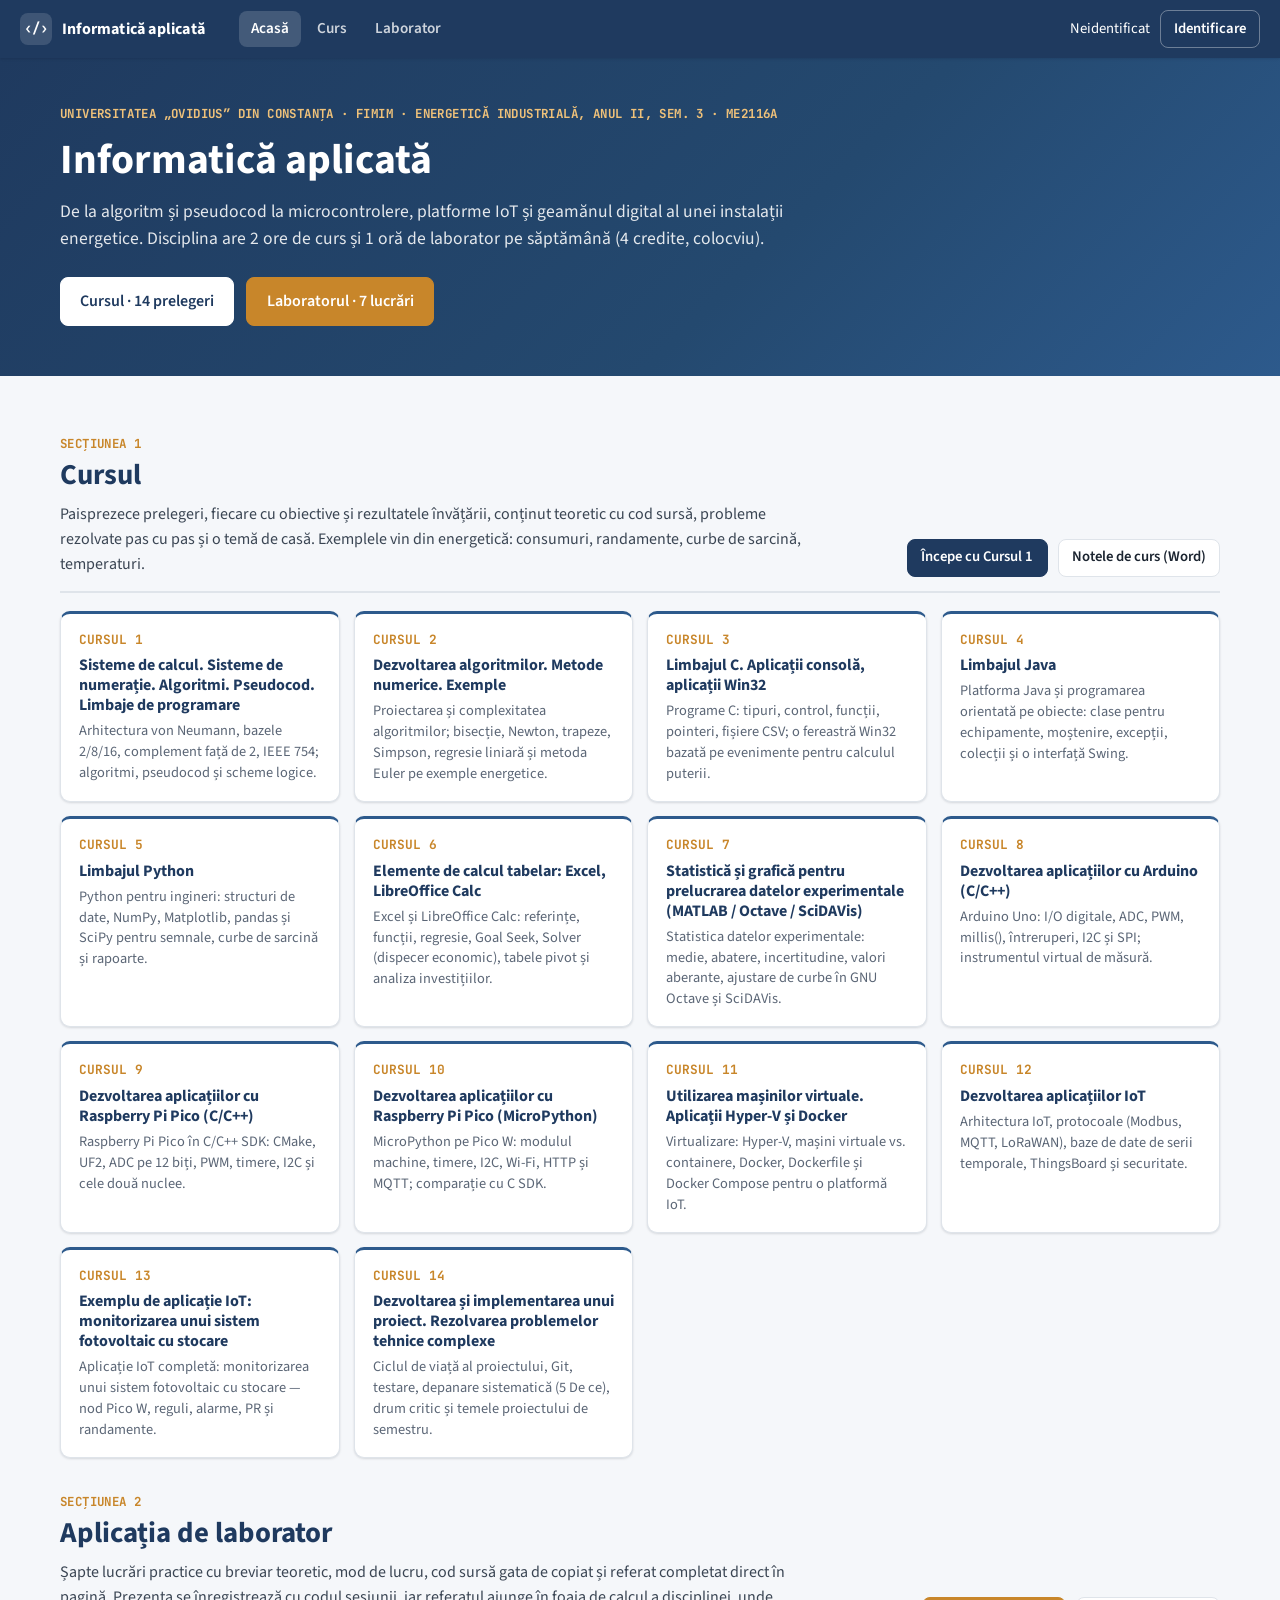
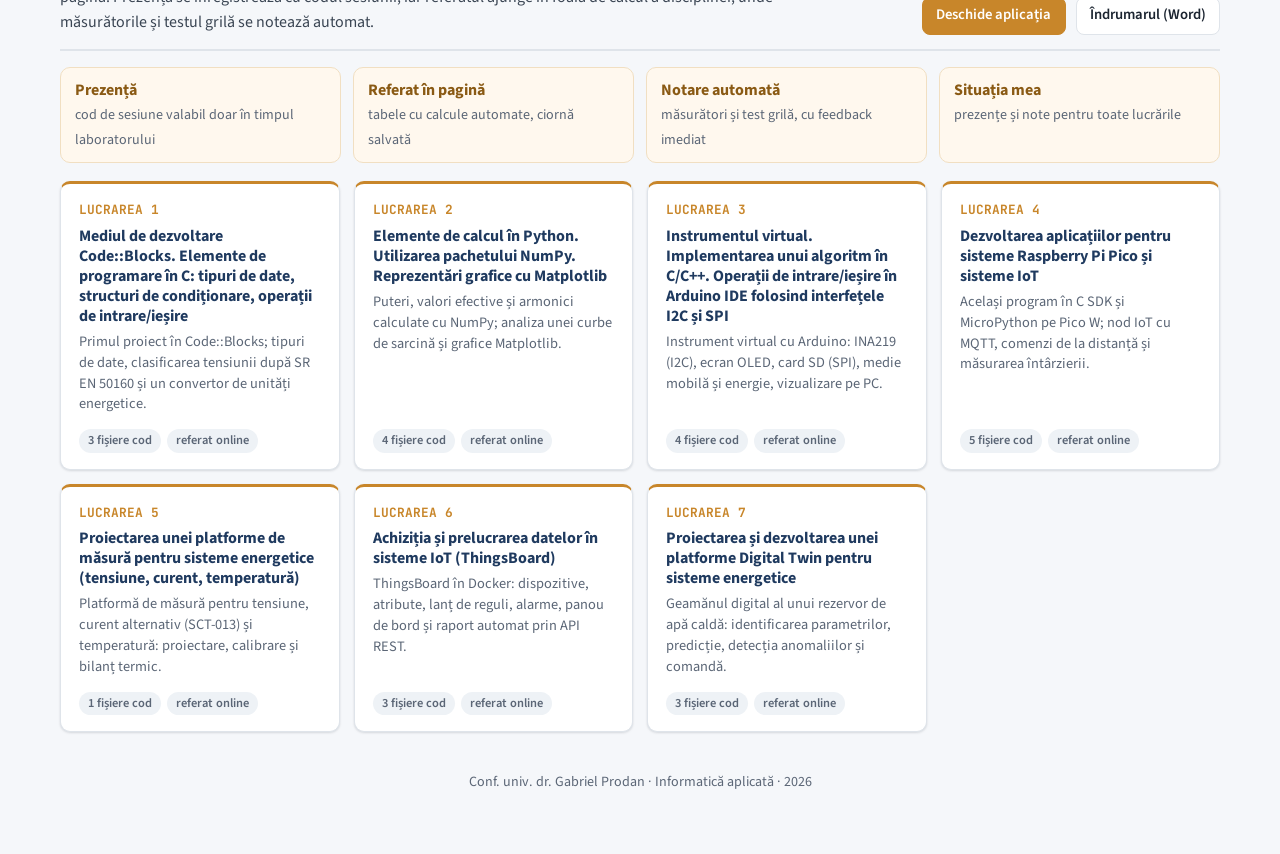
<file: index.html>
<!DOCTYPE html>
<html lang="ro">
<head>
<meta charset="utf-8">
<meta name="viewport" content="width=device-width, initial-scale=1">
<title>Informatică aplicată – Energetică Industrială</title>
<link rel="preconnect" href="https://fonts.googleapis.com">
<link href="https://fonts.googleapis.com/css2?family=Source+Sans+3:wght@400;600;700&family=JetBrains+Mono:wght@400;700&display=swap" rel="stylesheet">
<link rel="stylesheet" href="assets/style.css">
</head>
<body>
<div class="topbar"><div class="in">
  <a class="logo" href="index.html"><span>‹/›</span> Informatică aplicată</a>
  <nav class="nav"><a href="index.html" class="on">Acasă</a><a href="curs.html">Curs</a><a href="laborator.html">Laborator</a></nav>
  <div class="sp"></div><div class="who" id="who"></div>
</div></div>

<header class="entry-hero"><div class="in">
  <div class="kicker">Universitatea „Ovidius” din Constanța · FIMIM · Energetică Industrială, anul II, sem. 3 · ME2116a</div>
  <h1>Informatică aplicată</h1>
  <p>De la algoritm și pseudocod la microcontrolere, platforme IoT și geamănul digital al unei instalații energetice. Disciplina are 2 ore de curs și 1 oră de laborator pe săptămână (4 credite, colocviu).</p>
  <div class="jump"><a class="btn primary" href="#curs">Cursul · 14 prelegeri</a><a class="btn accent" href="#laborator">Laboratorul · 7 lucrări</a></div>
</div></header>

<main class="wrap entry">
  <section id="curs" class="entry-sec">
    <div class="entry-head">
      <div>
        <div class="kicker">Secțiunea 1</div>
        <h2>Cursul</h2>
        <p>Paisprezece prelegeri, fiecare cu obiective și rezultatele învățării, conținut teoretic cu cod sursă, probleme rezolvate pas cu pas și o temă de casă. Exemplele vin din energetică: consumuri, randamente, curbe de sarcină, temperaturi.</p>
      </div>
      <div class="entry-actions">
        <a class="btn primary" href="curs.html?id=1">Începe cu Cursul 1</a>
        <a class="btn" href="docs/Informatica_aplicata_Note_de_curs.docx" download>Notele de curs (Word)</a>
      </div>
    </div>
    <div class="modules" id="m-curs"></div>
  </section>

  <section id="laborator" class="entry-sec">
    <div class="entry-head">
      <div>
        <div class="kicker">Secțiunea 2</div>
        <h2>Aplicația de laborator</h2>
        <p>Șapte lucrări practice cu breviar teoretic, mod de lucru, cod sursă gata de copiat și referat completat direct în pagină. Prezența se înregistrează cu codul sesiunii, iar referatul ajunge în foaia de calcul a disciplinei, unde măsurătorile și testul grilă se notează automat.</p>
      </div>
      <div class="entry-actions">
        <a class="btn accent" href="laborator.html">Deschide aplicația</a>
        <a class="btn" href="docs/Informatica_aplicata_Indrumar_de_laborator.docx" download>Îndrumarul (Word)</a>
      </div>
    </div>
    <div class="features">
      <div><b>Prezență</b><span>cod de sesiune valabil doar în timpul laboratorului</span></div>
      <div><b>Referat în pagină</b><span>tabele cu calcule automate, ciornă salvată</span></div>
      <div><b>Notare automată</b><span>măsurători și test grilă, cu feedback imediat</span></div>
      <div><b>Situația mea</b><span>prezențe și note pentru toate lucrările</span></div>
    </div>
    <div class="modules" id="m-lab"></div>
  </section>

  <footer class="entry-foot muted" id="foot"></footer>
</main>

<script src="config.js"></script>
<script src="assets/descrieri.js"></script>
<script src="assets/curs.js"></script>
<script src="assets/content.js"></script>
<script src="assets/specs.js"></script>
<script src="assets/app.js"></script>
<script>
function card(href, tag, titlu, desc, extra) {
  return '<a class="card module" href="' + href + '"><div class="num">' + tag + "</div><h3>" + APP.esc(titlu) + "</h3><p>" + APP.esc(desc) + "</p>" + (extra || "") + "</a>";
}
document.getElementById("m-curs").innerHTML = CURSURI.map(function (c) {
  return card("curs.html?id=" + c.id, "CURSUL " + c.id, c.titlu, DESCRIERI.curs[c.id] || "");
}).join("");
document.getElementById("m-lab").innerHTML = LABS.map(function (l) {
  return card("lucrare.html?id=" + l.id, "LUCRAREA " + l.id, l.titlu, DESCRIERI.lab[l.id] || "",
    '<div class="badges"><span class="badge">' + l.cod.length + " fișiere cod</span><span class=\"badge\">referat online</span></div>");
}).join("");
document.getElementById("foot").textContent = APP.CFG.CADRU_DIDACTIC + " · " + APP.CFG.DISCIPLINA + " · " + new Date().getFullYear();
</script>
</body>
</html>
</file>
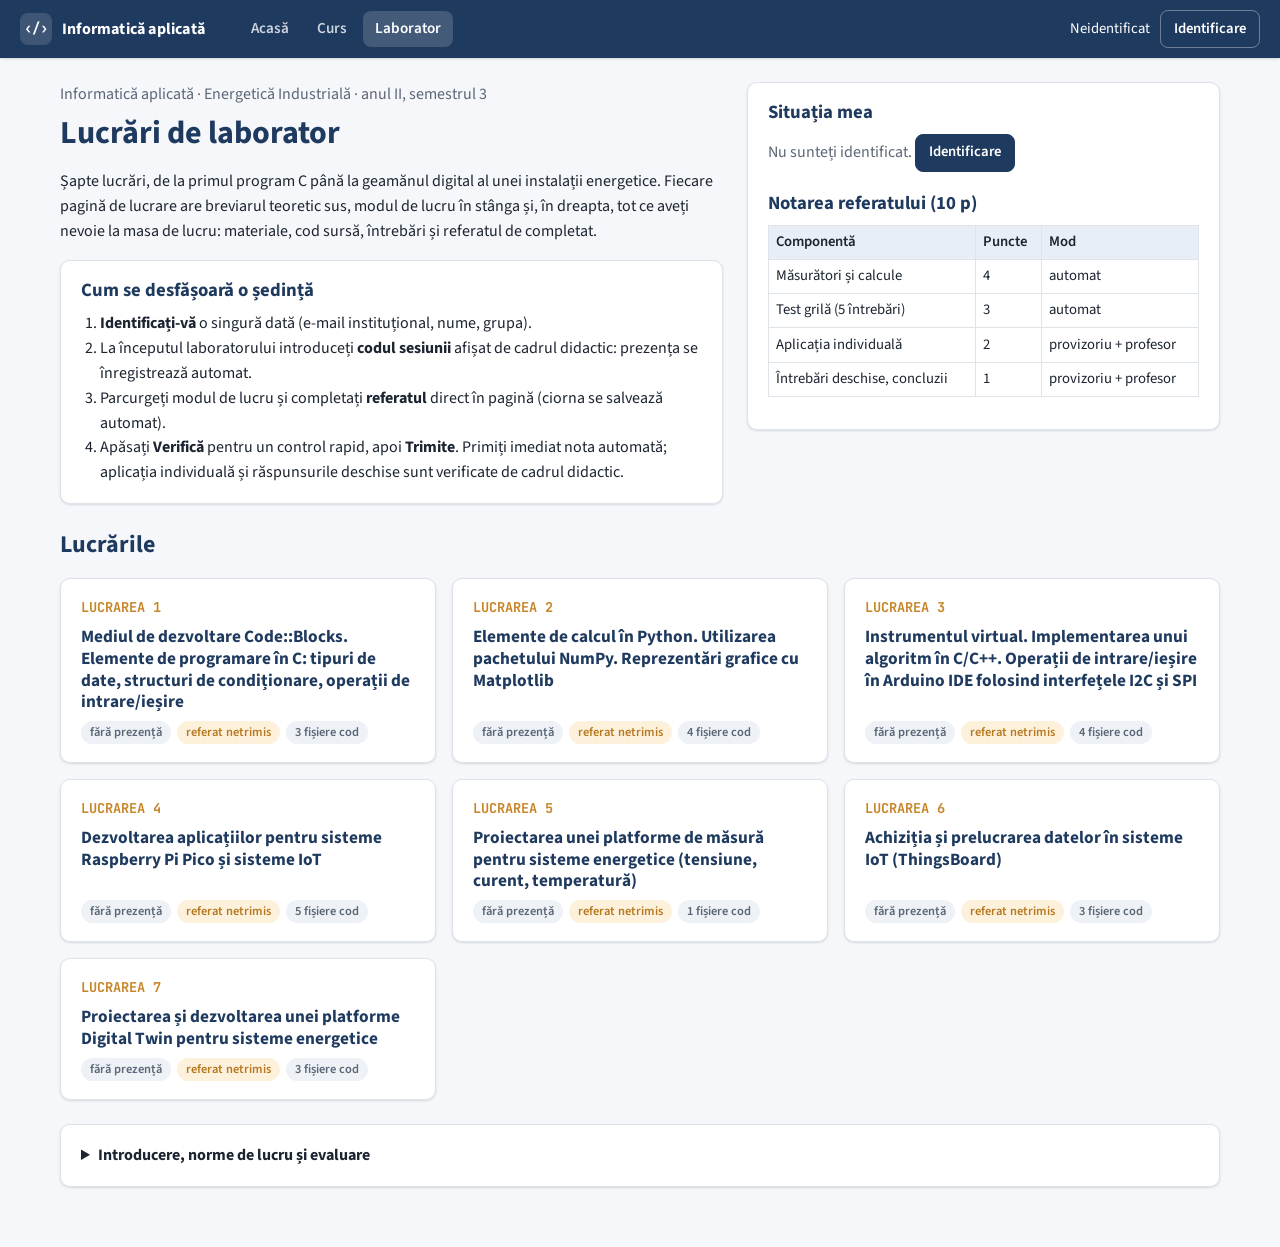
<file: laborator.html>
<!DOCTYPE html>
<html lang="ro">
<head>
<meta charset="utf-8">
<meta name="viewport" content="width=device-width, initial-scale=1">
<title>Informatică aplicată – Laborator</title>
<link rel="preconnect" href="https://fonts.googleapis.com">
<link href="https://fonts.googleapis.com/css2?family=Source+Sans+3:wght@400;600;700&family=JetBrains+Mono:wght@400;700&display=swap" rel="stylesheet">
<link rel="stylesheet" href="assets/style.css">
</head>
<body>
<div class="topbar"><div class="in">
  <a class="logo" href="index.html"><span>‹/›</span> Informatică aplicată</a>
  <nav class="nav"><a href="index.html">Acasă</a><a href="curs.html">Curs</a><a href="laborator.html" class="on">Laborator</a></nav>
  <div class="sp"></div><div class="who" id="who"></div>
</div></div>

<main class="wrap">
  <section class="hero">
    <div>
      <div class="muted" id="program"></div>
      <h1>Lucrări de laborator</h1>
      <p>Șapte lucrări, de la primul program C până la geamănul digital al unei instalații energetice. Fiecare pagină de lucrare are breviarul teoretic sus, modul de lucru în stânga și, în dreapta, tot ce aveți nevoie la masa de lucru: materiale, cod sursă, întrebări și referatul de completat.</p>
      <div class="card" style="margin-top:14px">
        <h3 style="margin-top:0">Cum se desfășoară o ședință</h3>
        <ol class="steps-list">
          <li><b>Identificați-vă</b> o singură dată (e-mail instituțional, nume, grupa).</li>
          <li>La începutul laboratorului introduceți <b>codul sesiunii</b> afișat de cadrul didactic: prezența se înregistrează automat.</li>
          <li>Parcurgeți modul de lucru și completați <b>referatul</b> direct în pagină (ciorna se salvează automat).</li>
          <li>Apăsați <b>Verifică</b> pentru un control rapid, apoi <b>Trimite</b>. Primiți imediat nota automată; aplicația individuală și răspunsurile deschise sunt verificate de cadrul didactic.</li>
        </ol>
      </div>
    </div>
    <div class="card">
      <h3 style="margin-top:0">Situația mea</h3>
      <div id="situatie" class="muted">Se încarcă…</div>
      <h3>Notarea referatului (10 p)</h3>
      <table>
        <tr><th>Componentă</th><th>Puncte</th><th>Mod</th></tr>
        <tr><td>Măsurători și calcule</td><td>4</td><td>automat</td></tr>
        <tr><td>Test grilă (5 întrebări)</td><td>3</td><td>automat</td></tr>
        <tr><td>Aplicația individuală</td><td>2</td><td>provizoriu + profesor</td></tr>
        <tr><td>Întrebări deschise, concluzii</td><td>1</td><td>provizoriu + profesor</td></tr>
      </table>
    </div>
  </section>

  <h2>Lucrările</h2>
  <div class="labs" id="labs"></div>

  <details class="card intro" style="margin-top:24px"><summary><b>Introducere, norme de lucru și evaluare</b></summary><div id="intro"></div></details>
</main>

<script src="config.js"></script>
<script src="assets/specs.js"></script>
<script src="assets/content.js"></script>
<script src="assets/app.js"></script>
<script>
document.getElementById("program").textContent = APP.CFG.DISCIPLINA + " · " + APP.CFG.PROGRAM;
document.getElementById("intro").innerHTML = window.LAB_INTRO;
function randeaza(st) {
  st = st || { prezente: {}, referate: {} };
  document.getElementById("labs").innerHTML = LABS.map(function (l) {
    var p = st.prezente[l.id], r = st.referate[l.id], b = [];
    b.push(p ? '<span class="badge ok">prezent' + (p === "Întârziat" ? " (întârziat)" : "") + "</span>" : '<span class="badge">fără prezență</span>');
    if (r) {
      var nota = r.notaFinala != null && r.notaFinala !== "" ? r.notaFinala : r.notaAuto;
      b.push('<span class="badge ' + (nota >= 5 ? "ok" : "bad") + '">referat: ' + nota + (r.notaFinala ? "" : " (automat)") + "</span>");
    } else b.push('<span class="badge warn">referat netrimis</span>');
    b.push('<span class="badge">' + l.cod.length + " fișiere cod</span>");
    return '<a class="card lab-card" href="lucrare.html?id=' + l.id + '"><div class="num">LUCRAREA ' + l.id + '</div><h3>' + APP.esc(l.titlu) + '</h3><div class="badges">' + b.join("") + "</div></a>";
  }).join("");
  var np = Object.keys(st.prezente).length, nr = Object.keys(st.referate).length;
  var s = APP.student();
  document.getElementById("situatie").innerHTML = s
    ? "<b>" + APP.esc(s.nume) + "</b>, grupa " + APP.esc(s.grupa) + "<br>Prezențe: <b>" + np + "/7</b> · Referate trimise: <b>" + nr + "/7</b>" + (APP.DEMO ? '<br><span class="demo-flag">datele modului demonstrativ sunt doar locale</span>' : "")
    : 'Nu sunteți identificat. <button class="btn primary" onclick="APP.cereStudent(true).then(incarca)">Identificare</button>';
}
function incarca() {
  randeaza();
  if (APP.student()) APP.api("status").then(function (r) { if (r.ok) randeaza(r); else APP.toast(r.mesaj, "bad"); });
}
incarca();
</script>
</body>
</html>
</file>
<file: assets/style.css>
:root {
  --ink: #1b2430; --muted: #5b6676; --line: #dfe4ea; --bg: #f5f7fa; --card: #fff;
  --brand: #1f3a5f; --brand-2: #2d5a8c; --accent: #c8862a; --ok: #2e7d4f; --warn: #b7791f; --bad: #b3261e;
  --code-bg: #f3f5f8; --radius: 10px; --shadow: 0 1px 2px rgba(16,24,40,.06), 0 1px 3px rgba(16,24,40,.08);
  --font: "Source Sans 3", "Segoe UI", system-ui, sans-serif; --mono: "JetBrains Mono", Consolas, monospace;
}
* { box-sizing: border-box; }
html { scroll-behavior: smooth; }
body { margin: 0; font-family: var(--font); color: var(--ink); background: var(--bg); font-size: 16px; line-height: 1.55; }
a { color: var(--brand-2); }
h1, h2, h3, h4 { line-height: 1.25; color: var(--brand); margin: 1.1em 0 .5em; }
code { font-family: var(--mono); font-size: .88em; background: var(--code-bg); padding: .08em .3em; border-radius: 4px; }
pre code { background: none; padding: 0; }
table { border-collapse: collapse; width: 100%; font-size: .92rem; margin: .6em 0 1em; }
th, td { border: 1px solid var(--line); padding: .35em .5em; text-align: left; vertical-align: top; }
th { background: #e8eef5; font-weight: 600; }
button { font: inherit; cursor: pointer; }
.muted { color: var(--muted); }

/* ---------- antet ---------- */
.topbar { background: var(--brand); color: #fff; position: sticky; top: 0; z-index: 30; box-shadow: var(--shadow); }
.topbar .in { max-width: 1500px; margin: 0 auto; display: flex; align-items: center; gap: 16px; padding: 10px 20px; }
.topbar .logo { font-weight: 700; letter-spacing: .2px; color: #fff; text-decoration: none; display: flex; gap: 10px; align-items: center; }
.topbar .logo span { display: inline-grid; place-items: center; width: 32px; height: 32px; border-radius: 8px; background: rgba(255,255,255,.14); font-family: var(--mono); font-size: 14px; }
.topbar .sp { flex: 1; }
.who { display: flex; align-items: center; gap: 10px; font-size: .92rem; }
.who b { font-weight: 600; }
.btn { border: 1px solid var(--line); background: #fff; color: var(--ink); padding: .45em .9em; border-radius: 8px; font-weight: 600; font-size: .92rem; }
.btn:hover { border-color: var(--brand-2); }
.btn.primary { background: var(--brand); border-color: var(--brand); color: #fff; }
.btn.primary:hover { background: var(--brand-2); }
.btn.accent { background: var(--accent); border-color: var(--accent); color: #fff; }
.btn.ghost { background: transparent; color: #fff; border-color: rgba(255,255,255,.35); }
.btn:disabled { opacity: .55; cursor: default; }
.demo-flag { background: #fff3cd; color: #7a5300; font-size: .8rem; padding: 2px 8px; border-radius: 99px; font-weight: 600; }

/* ---------- pagina principală ---------- */
.wrap { max-width: 1200px; margin: 0 auto; padding: 24px 20px 60px; }
.hero { display: grid; grid-template-columns: 1.4fr 1fr; gap: 24px; align-items: start; }
.hero h1 { font-size: 2rem; margin-top: .2em; }
.card { background: var(--card); border: 1px solid var(--line); border-radius: var(--radius); box-shadow: var(--shadow); padding: 18px 20px; }
.labs { display: grid; grid-template-columns: repeat(auto-fill, minmax(320px, 1fr)); gap: 16px; margin-top: 18px; }
.lab-card { display: flex; flex-direction: column; gap: 8px; text-decoration: none; color: inherit; transition: transform .12s, box-shadow .12s; }
.lab-card:hover { transform: translateY(-2px); box-shadow: 0 6px 18px rgba(16,24,40,.10); }
.lab-card .num { font-family: var(--mono); color: var(--accent); font-weight: 700; font-size: .85rem; }
.lab-card h3 { margin: 0; font-size: 1.08rem; }
.badges { display: flex; gap: 6px; flex-wrap: wrap; margin-top: auto; }
.badge { font-size: .78rem; padding: 2px 9px; border-radius: 99px; background: #eef2f6; color: var(--muted); font-weight: 600; }
.badge.ok { background: #e3f3ea; color: var(--ok); } .badge.warn { background: #fdf1dc; color: var(--warn); } .badge.bad { background: #fbe7e5; color: var(--bad); }
.steps-list { margin: 0; padding-left: 1.2em; }
.intro h2 { font-size: 1.2rem; }

/* ---------- pagina lucrării ---------- */
.lab-head { max-width: 1500px; margin: 0 auto; padding: 18px 20px 0; }
.crumbs { font-size: .9rem; color: var(--muted); }
.crumbs a { text-decoration: none; }
.lab-title { display: flex; gap: 18px; align-items: flex-start; justify-content: space-between; flex-wrap: wrap; }
.lab-title h1 { margin: .25em 0 .3em; font-size: 1.65rem; max-width: 900px; }
.lab-title .tag { font-family: var(--mono); color: var(--accent); font-size: .9rem; font-weight: 700; }
.att { display: flex; gap: 8px; align-items: center; background: #fff; border: 1px solid var(--line); border-radius: var(--radius); padding: 10px 12px; box-shadow: var(--shadow); }
.att input { width: 110px; text-transform: uppercase; font-family: var(--mono); letter-spacing: 2px; padding: .4em .5em; border: 1px solid var(--line); border-radius: 6px; font-size: 1rem; }
.att .lbl { font-size: .82rem; color: var(--muted); line-height: 1.2; }

.breviar { max-width: 1500px; margin: 14px auto 0; padding: 0 20px; }
.breviar .card { border-top: 4px solid var(--brand); }
.breviar-grid { display: grid; grid-template-columns: 2fr 1fr; gap: 26px; }
.breviar h2 { margin-top: .2em; font-size: 1.2rem; }
.breviar .side details { border: 1px solid var(--line); border-radius: 8px; padding: 8px 12px; margin-bottom: 10px; background: #fafbfc; }
.breviar .side summary { font-weight: 600; color: var(--brand); cursor: pointer; }
.breviar .side ul { padding-left: 1.1em; margin: .5em 0 0; font-size: .93rem; }
.breviar-body { max-height: 420px; overflow: auto; padding-right: 8px; }
.breviar-body.open { max-height: none; }
.more { margin-top: 8px; }

.work { max-width: 1500px; margin: 16px auto 0; padding: 0 20px 60px; display: grid; grid-template-columns: minmax(0, 1.05fr) minmax(0, 1fr); gap: 20px; align-items: start; }
.work.wide { grid-template-columns: minmax(0, 1fr); }
.work.wide .left { display: none; }
.left .card h2 { margin-top: .1em; font-size: 1.2rem; }
.left .card p strong:first-child { color: var(--brand); }
.left .mod p { margin: .7em 0; }
.code-chip { display: flex; align-items: center; gap: 10px; width: 100%; text-align: left; margin: 6px 0 10px; padding: 8px 12px; border: 1px dashed #b9c6d6; background: #f6f9fc; border-radius: 8px; color: var(--ink); }
.code-chip span { font-family: var(--mono); font-weight: 700; color: var(--brand-2); }
.code-chip em { margin-left: auto; font-size: .8rem; color: var(--muted); font-style: normal; }
.code-chip:hover { background: #eaf1f8; border-color: var(--brand-2); }

.right { position: sticky; top: 70px; }
.panel { background: var(--card); border: 1px solid var(--line); border-radius: var(--radius); box-shadow: var(--shadow); display: flex; flex-direction: column; max-height: calc(100vh - 86px); }
.tabs { display: flex; gap: 2px; border-bottom: 1px solid var(--line); padding: 8px 8px 0; flex-wrap: wrap; align-items: flex-end; }
.tab { border: 0; background: none; padding: 8px 14px; border-radius: 8px 8px 0 0; font-weight: 600; color: var(--muted); border-bottom: 3px solid transparent; }
.tab.on { color: var(--brand); border-bottom-color: var(--accent); background: #f8fafc; }
.tabs .sp { flex: 1; }
.tabs .widen { font-size: .8rem; padding: 4px 10px; margin-bottom: 6px; }
.pane { display: none; overflow: auto; padding: 14px 18px 22px; }
.pane.on { display: block; }

.snip { border: 1px solid var(--line); border-radius: 8px; margin: 0 0 16px; overflow: hidden; }
.snip.flash { animation: flash 1.4s ease; }
@keyframes flash { 0% { box-shadow: 0 0 0 3px var(--accent); } 100% { box-shadow: none; } }
.snip header { display: flex; align-items: center; gap: 8px; padding: 6px 10px; background: #eef2f6; font-size: .88rem; font-weight: 600; }
.snip header .lang { font-family: var(--mono); font-size: .78rem; color: var(--brand-2); background: #fff; border-radius: 4px; padding: 0 6px; }
.snip header .sp { flex: 1; }
.snip header button { font-size: .8rem; padding: 2px 10px; }
.snip pre { margin: 0; max-height: 420px; overflow: auto; font-size: .82rem; line-height: 1.45; }
.snip pre code.hljs { padding: 12px; background: #fbfcfd; }

/* ---------- referat ---------- */
.ref-sec { margin: 0 0 18px; }
.ref-sec h3 { font-size: 1rem; margin: .4em 0 .5em; display: flex; align-items: center; gap: 8px; }
.ref-sec h3 .n { display: inline-grid; place-items: center; width: 22px; height: 22px; border-radius: 50%; background: var(--brand); color: #fff; font-size: .75rem; }
.ref-table { overflow-x: auto; }
.ref-table table { font-size: .86rem; min-width: 480px; }
.ref-table td { padding: 2px; }
.ref-table td.given { padding: .35em .5em; background: #f8fafc; font-weight: 600; white-space: nowrap; }
.ref-table td.calc { padding: .35em .5em; background: #f1f6ef; font-family: var(--mono); font-size: .82rem; }
.ref-table input, .ref-table select { width: 100%; min-width: 70px; border: 1px solid transparent; padding: .35em .4em; font: inherit; background: transparent; border-radius: 4px; }
.ref-table input:focus, .ref-table select:focus, .fields input:focus, .fields textarea:focus, textarea:focus { outline: 2px solid #9db8d6; background: #fff; }
.fields { display: grid; grid-template-columns: repeat(auto-fill, minmax(180px, 1fr)); gap: 10px 14px; }
.fields label, .full label { display: block; font-size: .82rem; color: var(--muted); font-weight: 600; margin-bottom: 3px; }
.fields input, .fields select, textarea, .full input, .full select { width: 100%; border: 1px solid var(--line); border-radius: 6px; padding: .45em .55em; font: inherit; background: #fff; }
.fields .full, .full { grid-column: 1 / -1; }
textarea.code { font-family: var(--mono); font-size: .82rem; min-height: 140px; }
textarea { min-height: 90px; resize: vertical; }
.quiz .q { border: 1px solid var(--line); border-radius: 8px; padding: 10px 12px; margin-bottom: 10px; }
.quiz .q p { margin: 0 0 6px; font-weight: 600; }
.quiz label { display: flex; gap: 8px; align-items: baseline; padding: 3px 4px; border-radius: 6px; cursor: pointer; font-size: .94rem; }
.quiz label:hover { background: #f4f7fa; }
.actions { display: flex; gap: 10px; flex-wrap: wrap; position: sticky; bottom: -22px; background: linear-gradient(transparent, #fff 30%); padding: 18px 0 4px; }
.result { border-radius: 10px; padding: 14px 16px; margin: 14px 0; border: 1px solid var(--line); background: #fbfcfd; }
.result .nota { font-size: 2rem; font-weight: 700; color: var(--brand); }
.result ul { list-style: none; padding: 0; margin: .5em 0 0; font-size: .92rem; }
.result li { padding: 3px 0; border-bottom: 1px dashed #e6eaef; display: flex; gap: 8px; }
.result li .ic { width: 18px; text-align: center; font-weight: 700; }
.ic.ok { color: var(--ok); } .ic.part { color: var(--warn); } .ic.no { color: var(--bad); }
.pts { display: grid; grid-template-columns: repeat(4, 1fr); gap: 8px; margin-top: 8px; }
.pts div { background: #fff; border: 1px solid var(--line); border-radius: 8px; padding: 6px 8px; font-size: .8rem; color: var(--muted); }
.pts b { display: block; font-size: 1.1rem; color: var(--ink); }

/* ---------- dialog ---------- */
dialog { border: 0; border-radius: 12px; padding: 0; width: min(460px, 94vw); box-shadow: 0 20px 60px rgba(0,0,0,.25); }
dialog::backdrop { background: rgba(20,30,45,.45); }
dialog form { padding: 20px 22px; }
dialog h2 { margin-top: 0; }
dialog .row { margin-bottom: 12px; }
.toast { position: fixed; bottom: 22px; left: 50%; transform: translateX(-50%); background: var(--ink); color: #fff; padding: 10px 18px; border-radius: 10px; box-shadow: var(--shadow); z-index: 99; max-width: 90vw; opacity: 0; transition: opacity .2s; pointer-events: none; }
.toast.on { opacity: 1; }
.toast.bad { background: var(--bad); } .toast.ok { background: var(--ok); }

/* ---------- ecrane mici ---------- */
@media (max-width: 1000px) {
  .hero, .breviar-grid, .work { grid-template-columns: 1fr; }
  .right { position: static; }
  .panel { max-height: none; }
}

/* ---------- tipărire referat ---------- */
#print-area { display: none; }
@media print {
  body > *:not(#print-area) { display: none !important; }
  #print-area { display: block; font-size: 11pt; color: #000; }
  #print-area h1 { font-size: 16pt; } #print-area h2 { font-size: 12.5pt; }
  #print-area table { font-size: 9.5pt; page-break-inside: avoid; }
  #print-area pre { white-space: pre-wrap; font-size: 8.5pt; border: 1px solid #ccc; padding: 6px; }
}

/* ---------- navigare ---------- */
.nav { display: flex; gap: 4px; margin-left: 18px; }
.nav a { color: rgba(255,255,255,.78); text-decoration: none; font-weight: 600; font-size: .95rem; padding: 6px 12px; border-radius: 8px; }
.nav a:hover { background: rgba(255,255,255,.1); color: #fff; }
.nav a.on { background: rgba(255,255,255,.16); color: #fff; }
.kicker { font-family: var(--mono); font-size: .78rem; letter-spacing: .4px; color: var(--accent); font-weight: 700; text-transform: uppercase; }

/* ---------- pagina de intrare ---------- */
.entry-hero { background: linear-gradient(135deg, #1f3a5f 0%, #24496f 60%, #2d5a8c 100%); color: #fff; }
.entry-hero .in { max-width: 1200px; margin: 0 auto; padding: 46px 20px 50px; }
.entry-hero .kicker { color: #f0c27a; }
.entry-hero h1 { color: #fff; font-size: 2.6rem; margin: .25em 0 .3em; }
.entry-hero p { max-width: 760px; font-size: 1.1rem; color: rgba(255,255,255,.88); margin: 0; }
.jump { display: flex; gap: 12px; margin-top: 24px; flex-wrap: wrap; }
.jump .btn { padding: .7em 1.2em; font-size: 1rem; text-decoration: none; }
.jump .btn.primary { background: #fff; color: var(--brand); border-color: #fff; }
.entry-sec { margin-top: 34px; scroll-margin-top: 70px; }
.entry-head { display: flex; gap: 24px; justify-content: space-between; align-items: flex-end; flex-wrap: wrap; border-bottom: 2px solid var(--line); padding-bottom: 14px; }
.entry-head h2 { font-size: 1.8rem; margin: .15em 0 .3em; }
.entry-head p { max-width: 760px; margin: 0; color: #3a4553; }
.entry-actions { display: flex; gap: 10px; flex-wrap: wrap; }
.entry-actions .btn { text-decoration: none; }
.modules { display: grid; grid-template-columns: repeat(auto-fill, minmax(260px, 1fr)); gap: 14px; margin-top: 18px; }
.module { text-decoration: none; color: inherit; display: flex; flex-direction: column; gap: 6px; padding: 16px 18px; transition: transform .12s, box-shadow .12s; }
.module:hover { transform: translateY(-2px); box-shadow: 0 6px 18px rgba(16,24,40,.10); }
.module .num { font-family: var(--mono); color: var(--accent); font-weight: 700; font-size: .8rem; }
.module h3 { margin: 0; font-size: 1rem; }
.module p { margin: 0; font-size: .9rem; color: var(--muted); line-height: 1.45; }
.module .badges { margin-top: 6px; }
#laborator .module { border-top: 3px solid var(--accent); }
#curs .module { border-top: 3px solid var(--brand-2); }
.features { display: grid; grid-template-columns: repeat(4, 1fr); gap: 12px; margin-top: 16px; }
.features div { background: #fff8ee; border: 1px solid #f1dfc2; border-radius: 10px; padding: 10px 14px; }
.features b { display: block; color: #8a5a14; } .features span { font-size: .88rem; color: var(--muted); }
.entry-foot { margin-top: 40px; text-align: center; font-size: .88rem; }

/* ---------- pagina de curs ---------- */
.course { max-width: 1500px; margin: 0 auto; padding: 18px 20px 60px; display: grid; grid-template-columns: 260px minmax(0, 1fr) 230px; gap: 24px; align-items: start; }
.c-nav-in, .c-toc-in { position: sticky; top: 76px; max-height: calc(100vh - 92px); overflow: auto; }
.c-nav ol { list-style: none; padding: 0; margin: 8px 0 0; }
.c-nav li a { display: flex; gap: 10px; padding: 7px 10px; border-radius: 8px; text-decoration: none; color: var(--ink); font-size: .88rem; line-height: 1.3; }
.c-nav li a b { font-family: var(--mono); color: var(--muted); min-width: 18px; }
.c-nav li a:hover { background: #eaf0f6; }
.c-nav li.on a { background: var(--brand); color: #fff; } .c-nav li.on a b { color: #f0c27a; }
.c-main h1 { font-size: 1.8rem; margin: .2em 0 .6em; }
.c-main .tag { font-family: var(--mono); color: var(--accent); font-weight: 700; font-size: .9rem; margin-top: 8px; }
.c-goals { display: grid; grid-template-columns: 1fr 1fr; gap: 16px; }
.c-goals h3 { margin-top: 0; font-size: 1.05rem; }
.c-goals ul { padding-left: 1.1em; margin: 0; font-size: .95rem; }
.c-body { margin-top: 18px; padding: 20px 26px; }
.c-body h2 { margin-top: .1em; font-size: 1.35rem; border-bottom: 2px solid var(--line); padding-bottom: 6px; }
.c-body h4 { font-size: 1.1rem; margin-top: 1.4em; scroll-margin-top: 76px; }
.c-body .snip pre { max-height: none; }
.c-body .snip pre code { display: block; padding: 12px; background: #fbfcfd; }
.c-ex { border-left: 4px solid var(--ok); } .c-tema { border-left: 4px solid var(--accent); }
.c-ex p strong:first-child { color: var(--ok); }
.c-body table { font-size: .9rem; }
.c-pager { display: flex; margin-top: 18px; } .c-pager .sp { flex: 1; } .c-pager .btn { text-decoration: none; }
.c-toc ul { list-style: none; padding: 0; margin: 8px 0 0; border-left: 2px solid var(--line); }
.c-toc li a { display: block; padding: 4px 10px; font-size: .86rem; color: var(--muted); text-decoration: none; margin-left: -2px; border-left: 2px solid transparent; }
.c-toc li a.on { color: var(--brand); border-left-color: var(--accent); font-weight: 600; }
.c-toc li.major a { margin-top: 6px; color: var(--ink); font-weight: 600; }
@media (max-width: 1200px) { .course { grid-template-columns: 230px minmax(0, 1fr); } .c-toc { display: none; } }
@media (max-width: 900px) { .course, .c-goals, .features { grid-template-columns: 1fr; } .c-nav-in { position: static; max-height: none; } .nav { display: none; } }
.c-nav, .c-toc { position: sticky; top: 76px; align-self: start; }
.c-nav-in, .c-toc-in { position: static; }
.module .badges { margin-top: auto; padding-top: 8px; }
@media (max-width: 900px) { .c-nav { position: static; } }
</file>
